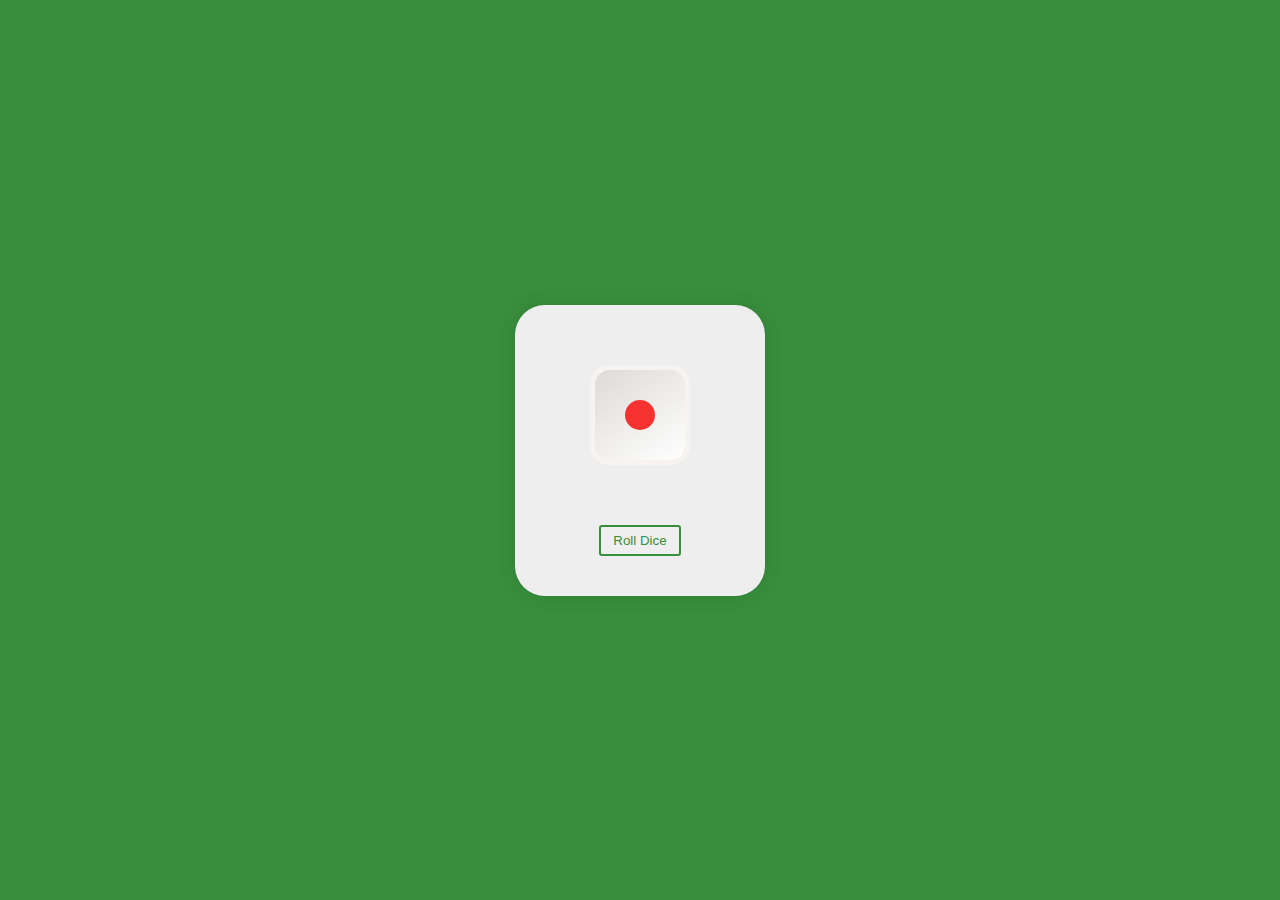
<file: 2-rolling-dice-app/index.html>
<!DOCTYPE html>
<html lang="en">

<head>
    <meta charset="UTF-8">
    <meta http-equiv="X-UA-Compatible" content="IE=edge">
    <meta name="viewport" content="width=device-width, initial-scale=1.0">
    <title>Rolling Dice App | Mazzi</title>
    <link rel="stylesheet" href="style.css">
</head>

<body>
    <div class="container">
        <div class="dice">
            <div class="face front"></div>
            <div class="face back"></div>
            <div class="face top"></div>
            <div class="face bottom"></div>
            <div class="face right"></div>
            <div class="face left"></div>
        </div>
        <button class="roll">
            Roll Dice
        </button>
    </div>

    <script src="index.js"></script>
</body>

</html>
</file>
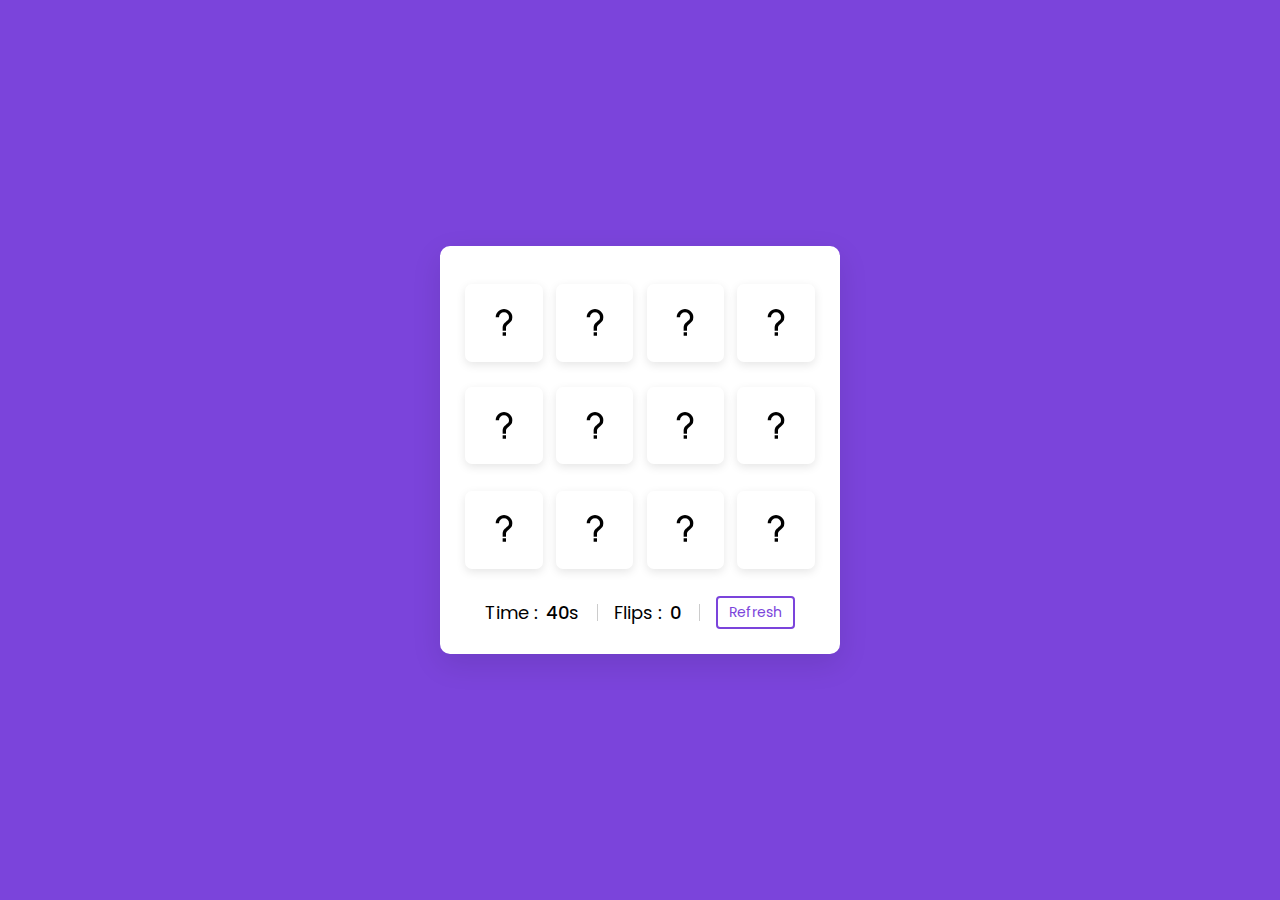
<file: 3-flip-card-game/index.html>
<!DOCTYPE html>
<html lang="en">

<head>
    <meta charset="UTF-8">
    <meta http-equiv="X-UA-Compatible" content="IE=edge">
    <meta name="viewport" content="width=device-width, initial-scale=1.0">
    <title>Flip Card Game | Mazzi</title>
    <link href="style.css" rel="stylesheet">
    <link href='https://unpkg.com/boxicons@2.1.4/css/boxicons.min.css' rel='stylesheet'>
</head>

<body>
    <div class="container">
        <ul class="cards">
            <li class="card">
                <div class="view front-view">
                    <i class="bx bx-question-mark"></i>
                </div>
                <div class="view back-view">
                    <i class="bx bxs-rocket"></i>
                </div>
            </li>
            <li class="card">
                <div class="view front-view">
                    <i class="bx bx-question-mark"></i>
                </div>
                <div class="view back-view">
                    <i class="bx bxs-rocket"></i>
                </div>
            </li>
            <li class="card">
                <div class="view front-view">
                    <i class="bx bx-question-mark"></i>
                </div>
                <div class="view back-view">
                    <i class="bx bxs-lemon"></i>
                </div>
            </li>
            <li class="card">
                <div class="view front-view">
                    <i class="bx bx-question-mark"></i>
                </div>
                <div class="view back-view">
                    <i class="bx bxs-lemon"></i>
                </div>
            </li>
            <li class="card">
                <div class="view front-view">
                    <i class="bx bx-question-mark"></i>
                </div>
                <div class="view back-view">
                    <i class="bx bxs-palette"></i>
                </div>
            </li>
            <li class="card">
                <div class="view front-view">
                    <i class="bx bx-question-mark"></i>
                </div>
                <div class="view back-view">
                    <i class="bx bxs-palette"></i>
                </div>
            </li>
            <li class="card">
                <div class="view front-view">
                    <i class="bx bx-question-mark"></i>
                </div>
                <div class="view back-view">
                    <i class="bx bxs-smile"></i>
                </div>
            </li>
            <li class="card">
                <div class="view front-view">
                    <i class="bx bx-question-mark"></i>
                </div>
                <div class="view back-view">
                    <i class="bx bxs-smile"></i>
                </div>
            </li>
            <li class="card">
                <div class="view front-view">
                    <i class="bx bx-question-mark"></i>
                </div>
                <div class="view back-view">
                    <i class="bx bxs-hot"></i>
                </div>
            </li>
            <li class="card">
                <div class="view front-view">
                    <i class="bx bx-question-mark"></i>
                </div>
                <div class="view back-view">
                    <i class="bx bxs-hot"></i>
                </div>
            </li>
            <li class="card">
                <div class="view front-view">
                    <i class="bx bx-question-mark"></i>
                </div>
                <div class="view back-view">
                    <i class="bx bxs-music"></i>
                </div>
            </li>
            <li class="card">
                <div class="view front-view">
                    <i class="bx bx-question-mark"></i>
                </div>
                <div class="view back-view">
                    <i class="bx bxs-music"></i>
                </div>
            </li>
        </ul>
        <div class="control">
            <p class="time">Time : <span><b>0</b>s</span></p>
            <p class="flips">Flips : <span><b>0</b></span></p>
            <button>Refresh</button>
        </div>
    </div>

    <script src="script.js"></script>
</body>

</html>
</file>
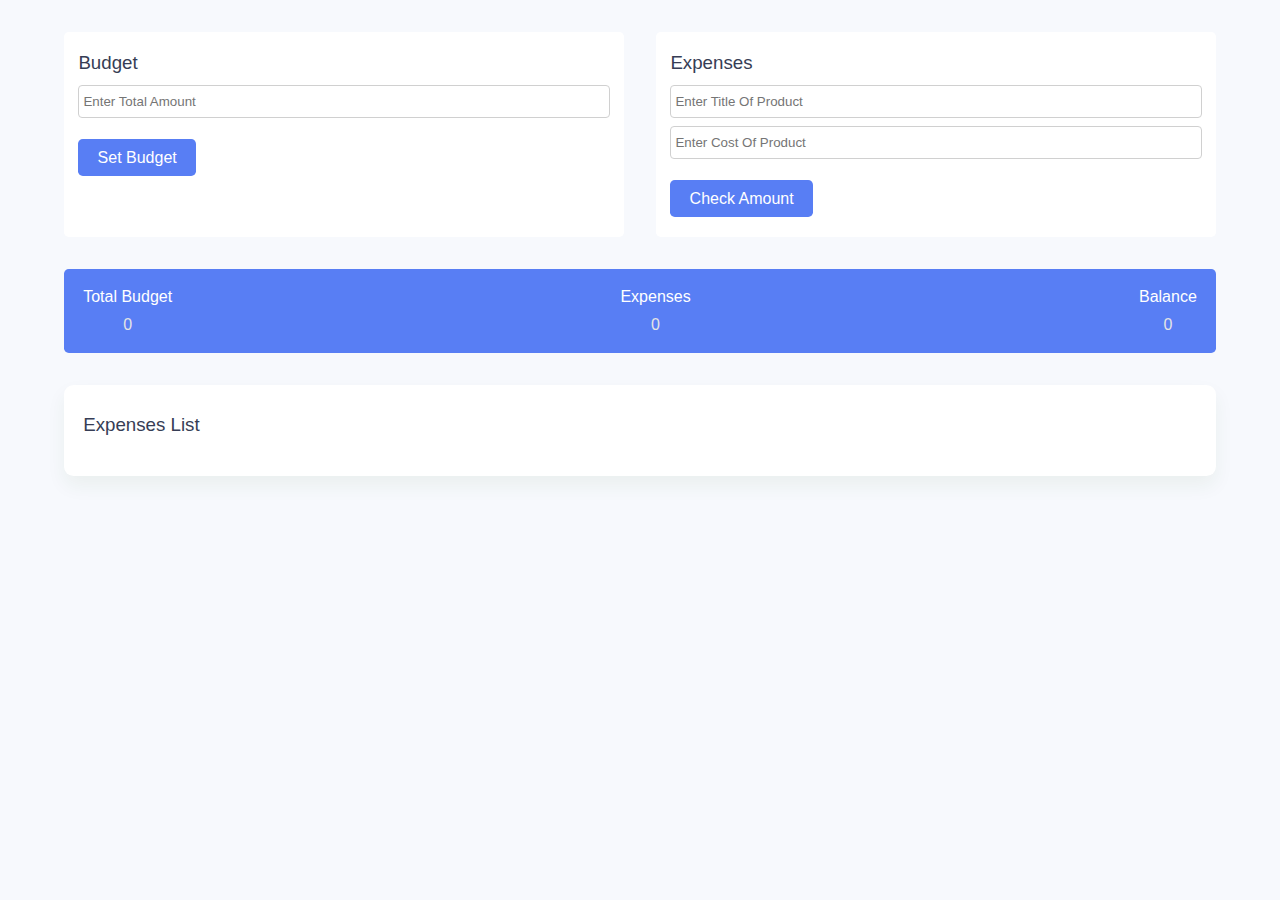
<file: 4-budget-app/index.html>
<!DOCTYPE html>
<html lang="en">

<head>
    <meta charset="UTF-8">
    <meta http-equiv="X-UA-Compatible" content="IE=edge">
    <meta name="viewport" content="width=device-width, initial-scale=1.0">
    <link rel="stylesheet" href="http://cdnjs.cloudflare.com/ajax/libs/font-awesome/6.3.0/css/all.min.css">
    <link rel="stylesheet" href="./style.css">
    <title>Budget App | Mazzi</title>
</head>

<body>
    <div class="wrapper">
        <div class="container">
            <div class="sub-container">
                <div class="total-amount-container">
                    <h3>Budget</h3>
                    <p class="hide error" id="budget-error">
                        Value cannot be empty or negative
                    </p>
                    <input type="number" id="total-amount" placeholder="Enter Total Amount">
                    <button class="submit" id="total-amount-button">
                        Set Budget
                    </button>
                </div>

                <div class="user-amount-container">
                    <h3>Expenses</h3>
                    <p class="hide error" id="product-title-error">
                        Values cannot be empty
                    </p>
                    <input type="text" class="product-title" id="product-title" placeholder="Enter Title Of Product">
                    <input type="number" class="user-amount" placeholder="Enter Cost Of Product">
                    <button class="submit" id="check-amount">Check Amount</button>
                </div>
            </div>

            <div class="output-container flex-space">
                <div>
                    <p>Total Budget</p>
                    <span id="amount">
                        0
                    </span>
                </div>
                <div>
                    <p>Expenses</p>
                    <span id="expenditure-value">
                        0
                    </span>
                </div>
                <div>
                    <p>Balance</p>
                    <span id="balance-amount">
                        0
                    </span>
                </div>
            </div>
        </div>

        <div class="list">
            <h3>Expenses List</h3>
            <div class="list-container" id="list"></div>
        </div>
    </div>

    <script src="./index.js"></script>
</body>

</html>
</file>
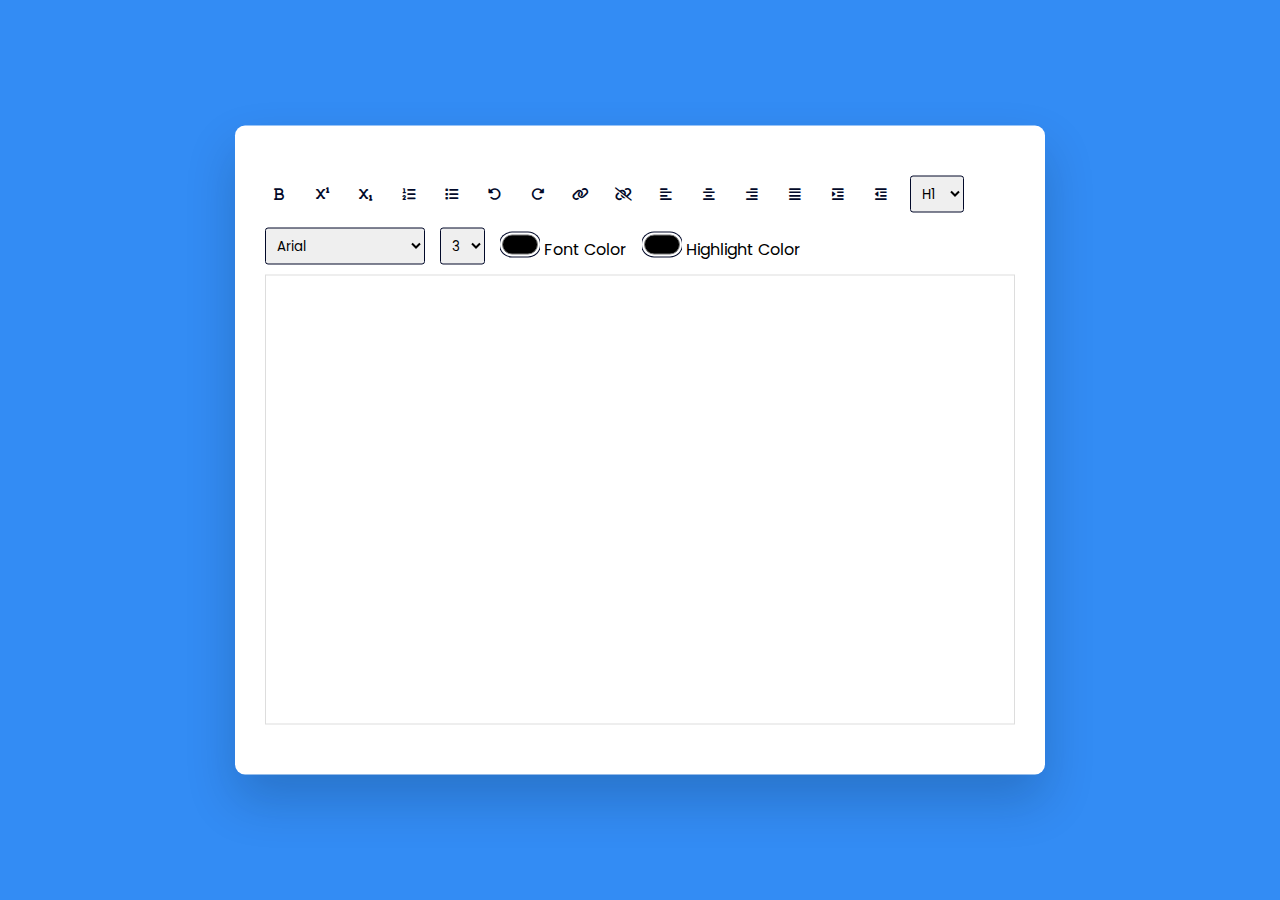
<file: 5-text-editor/index.html>
<!DOCTYPE html>
<html lang='en'>
<head>
  <meta charset='UTF-8'>
  <meta http-equiv='X-UA-Compatible' content='IE=edge'>
  <meta name='viewport' content='width=device-width, initial-scale=1.0'>
  <link rel="stylesheet" href="https://cdnjs.cloudflare.com/ajax/libs/font-awesome/6.2.1/css/all.min.css">
  <link rel='stylesheet' href='style.css'>
  <title>Text Editor | Mazzi</title>
</head>
<body>
  <div class='container'>
    <div class='options'>
      <button id='bold' class='option-button format'>
        <i class='fa-solid fa-bold'></i>
      </button>
      <button id='superscript' class='option-button script'>
        <i class='fa-solid fa-superscript'></i>
      </button>
      <button id='subsciript' class='option-button script'>
        <i class='fa-solid fa-subscript'></i>
      </button>

      <button id='insertOrderList' class='option-button'>
        <i class='fa-solid fa-list-ol'></i>
      </button>
      <button id='insertUnorderList' class='option-button'>
        <i class='fa-solid fa-list'></i>
      </button>

      <button id='undo' class='option-button'>
        <i class='fa-solid fa-rotate-left'></i>
      </button>
      <button id='redo' class='option-button'>
        <i class='fa-solid fa-rotate-right'></i>
      </button>

      <button id='createLink' class='adv-option-button'>
        <i class='fa-solid fa-link'></i>
      </button>
      <button id='unlink' class='option-button'>
        <i class='fa-solid fa-unlink'></i>
      </button>

      <button id='justifyLeft' class='option-button align'>
        <i class='fa-solid fa-align-left'></i>
      </button>
      <button id='justifyCenter' class='option-button align'>
        <i class='fa-solid fa-align-center'></i>
      </button>
      <button id='justifyRight' class='option-button align'>
        <i class='fa-solid fa-align-right'></i>
      </button>
      <button id='justifyFull' class='option-button align'>
        <i class='fa-solid fa-align-justify'></i>
      </button>
      <button id='indent' class='option-button spacing'>
        <i class='fa-solid fa-indent'></i>
      </button>
      <button id='outdent' class='option-button spacing'>
        <i class='fa-solid fa-outdent'></i>
      </button>
      <select id='formatBlock' class='adv-option-button'>
        <option value='H1'>H1</option>
        <option value='H2'>H2</option>
        <option value='H3'>H3</option>
        <option value='H4'>H4</option>
        <option value='H5'>H5</option>
        <option value='H6'>H6</option>
      </select>
      <select id='fontName' class='adv-option-button'></select>
      <select id='fontSize' class='adv-option-button'></select>

      <div class='input-wrapper'>
        <input type='color' id='foreColor' class='adv-option-button'>
        <label for='foreColor'>Font Color</label>
      </div>
      <div class='input-wrapper'>
        <input type='color' id='backColor' class='adv-option-button'>
        <label for='backColor'>Highlight Color</label>
      </div>
    </div>
    <div id='text-input' contenteditable='true'></div>
  </div>

  <script src='index.js'></script>
</body>
</html>
</file>
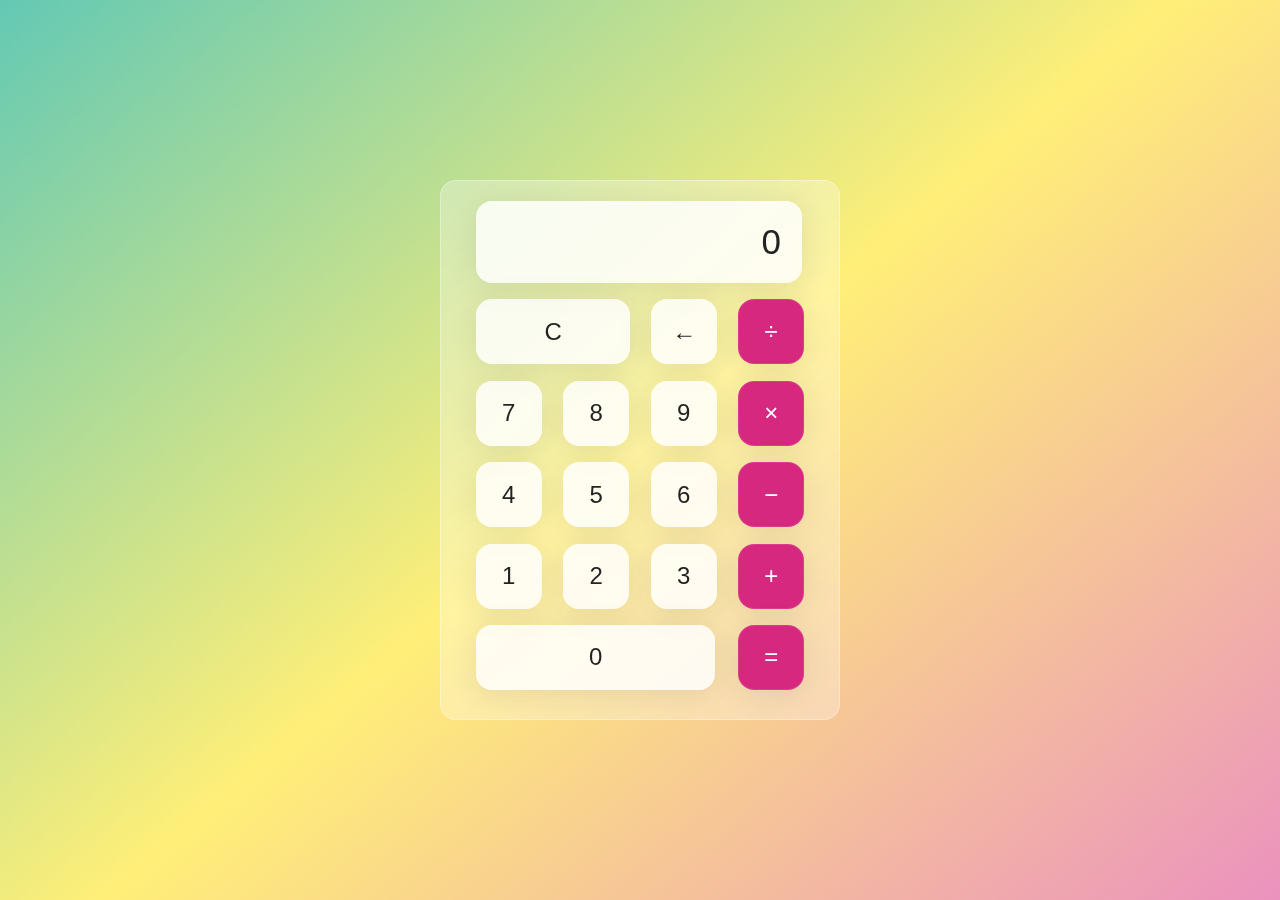
<file: 6-calculator/index.html>
<!DOCTYPE html>
<html lang='en'>
<head>
    <meta charset='UTF-8'>
    <meta http-equiv='X-UA-Compatible' content='IE=edge'>
    <meta name='viewport' content='width=device-width, initial-scale=1.0'>
    <link rel='stylesheet' href='style.css'>
    <title>Calculator | Mazzi</title>
</head>
<body>
    <div class='wrapper'>
        <section class='screen'>
            0
        </section>
        <section class='calc-buttons'>
            <div class='calc-button-row'>
                <button class='calc-button double'>
                    C
                </button>
                <button class='calc-button'>
                    &larr;
                </button>
                <button class='calc-button'>
                    &divide;
                </button>
            </div>
            <div class='calc-button-row'>
                <button class='calc-button'>
                    7
                </button>
                <button class='calc-button'>
                    8
                </button>
                <button class='calc-button'>
                    9
                </button>
                <button class='calc-button'>
                    &times;
                </button>
            </div>
            <div class='calc-button-row'>
                <button class='calc-button'>
                    4
                </button>
                <button class='calc-button'>
                    5
                </button>
                <button class='calc-button'>
                    6
                </button>
                <button class='calc-button'>
                    &minus;
                </button>
            </div>
            <div class='calc-button-row'>
                <button class='calc-button'>
                    1
                </button>
                <button class='calc-button'>
                    2
                </button>
                <button class='calc-button'>
                    3
                </button>
                <button class='calc-button'>
                    &plus;
                </button>
            </div>
            <div class='calc-button-row'>
                <button class='calc-button triple'>
                    0
                </button>
                <button class='calc-button'>
                    &equals;
                </button>
            </div>
        </section>
    </div>

    <script src='script.js'></script>
</body>
</html>
</file>
<file: 2-rolling-dice-app/style.css>
* {
    margin: 0;
    padding: 0;
    border: 0;
    outline: 0;
    box-sizing: border-box;
}

body {
    height: 100vh;
    display: flex;
    align-items: center;
    justify-content: center;
    background-color: #388e3c;
}

.container {
    display: grid;
    place-items: center;
    width: 250px;
    padding: 60px 0 40px;
    border-radius: 30px;
    background-color: #eee;
    box-shadow: 0 0 20px rgba(0, 0, 0, 0.1);
}

.dice {
    position: relative;
    width: 100px;
    height: 100px;
    transform-style: preserve-3d;
    transition: 3s ease;
}

@keyframes rolling {
    50% {
        transform: rotateX(455deg) rotateY(455deg);
    }
}

.face {
    position: absolute;
    width: 100%;
    height: 100%;
    border-radius: 20px;
    border: 5px solid #f6f3f0;
    transform-style: preserve-3d;
    background: linear-gradient(145deg, #dddbd8, #fff);
}

.face::before {
    position: absolute;
    content: '';
    width: 100%;
    height: 100%;
    border-radius: 20px;
    background: #f6f3f0;
    transform: translateZ(-1px);
}

.face::after {
    position: absolute;
    content: '';
    top: 50%;
    left: 50%;
    width: 18px;
    height: 18px;
    border-radius: 50%;
    background: #131210;
}

.front {
    transform: translateZ(50px);
}

.back {
    transform: rotateX(180deg) translateZ(50px);
}

.top {
    transform: rotateX(90deg) translateZ(50px);
}

.bottom {
    transform: rotateX(-90deg) translateZ(50px);
}

.right {
    transform: rotateY(90deg) translateZ(50px);
}

.left {
    transform: rotateY(-90deg) translateZ(50px);
}

.front::after {
    width: 30px;
    height: 30px;
    background: #f63330;
    margin: -15px 0 0 -15px;
}

.back::after {
    margin: -35px 0 0 -30px;
    box-shadow:
        40px 0,
        0 25px,
        40px 25px,
        0 50px,
        40px 50px;
}

.top::after {
    margin: -30px 0 0 -30px;
    box-shadow: 40px 40px;
}

.bottom::after {
    margin: -36px 0 0 -36px;
    box-shadow:
        26px 26px,
        52px 52px,
        52px 0,
        0 52px;
}

.right::after {
    margin: -30px 0 0 -30px;
    box-shadow:
        40px 0,
        0 40px,
        40px 40px;
}

.left::after {
    margin: -35px 0 0 -35px;
    box-shadow:
        25px 25px,
        50px 50px;
}

.roll {
    cursor: pointer;
    color: #388e3c;
    margin-top: 60px;
    padding: 6px 12px;
    border-radius: 3px;
    border: 2px solid #388e3c;
    transition: 0.4s;
}

.roll:hover {
    color: #fff;
    background: #388e3c;
}
</file>
<file: 3-flip-card-game/style.css>
@import url('https://fonts.googleapis.com/css2?family=Poppins:wght@400;500;600;700&display=swap');

* {
    margin: 0;
    padding: 0;
    box-sizing: border-box;
    font-family: 'Poppins', sans-serif;
}

p {
    font-size: 20px;
}

body {
    min-height: 100vh;
    display: flex;
    align-items: center;
    justify-content: center;
    background-color: #7b44db;
}

.container {
    padding: 25px;
    border-radius: 10px;
    background-color: #fff;
    box-shadow: 0 10px 30px rgba(0, 0, 0, 0.1);
}

.cards,
.card,
.view,
.control,
p {
    display: flex;
    align-items: center;
    justify-content: center;
}

.cards {
    width: 350px;
    height: 310px;
    flex-wrap: wrap;
    justify-content: space-between;
}

.cards .card {
    cursor: pointer;
    position: relative;
    perspective: 1000px;
    transform-style: preserve-3d;
    height: calc(100% / 4);
    width: calc(100% / 4 - 10px);
}

.card.shake {
    animation: shake 0.35s ease-in-out;
}

@keyframes shake {

    0%,
    100% {
        transform: translateX(0);
    }

    20% {
        transform: translateX(-13px);
    }

    40% {
        transform: translateX(13px);
    }

    60% {
        transform: translateX(-8px);
    }

    80% {
        transform: translateX(8px);
    }

}

.cards .card .view {
    width: 100%;
    height: 100%;
    user-select: none;
    pointer-events: none;
    position: absolute;
    background-color: #fff;
    border-radius: 7px;
    backface-visibility: hidden;
    transition: transform 0.25s linear;
    box-shadow: 0 3px 10px rgba(0, 0, 0, 0.1);
}

.card .front-view i {
    font-size: 40px;
}

.card .back-view i {
    font-size: 35px;
}

.card .back-view {
    transform: rotateY(-180deg);
}

.card.flip .front-view {
    transform: rotateY(180deg);
}

.card.flip .back-view {
    transform: rotateY(0);
}

.control {
    width: 100%;
    margin-top: 15px;
    padding: 0 20px;
    background-color: #fff;
    border-radius: 7px;
    height: calc(100% / 4 - 30px);
    justify-content: space-between;
}

.control p {
    font-size: 18px;
    height: 17px;
    padding-right: 18px;
    border-right: 1px solid #ccc;
}

.control p span {
    margin-left: 8px;
}

.control p b {
    font-weight: 500;
}

.control button {
    cursor: pointer;
    font-size: 14px;
    color: #7b44db;
    border-radius: 4px;
    padding: 4px 11px;
    background-color: #fff;
    border: 2px solid #7b44db;
    transition: 0.3s ease;
}

.control button:hover {
    color: #fff;
    background-color: #7b44db;
}

::selection {
    color: #fff;
    background-color: #7b44db;
}

@media screen and (max-width: 700px) {
    .cards {
        width: 350px;
        height: 300px;
    }

    .card .front-view i {
        font-size: 40px;
    }

    .card .back-view i {
        font-size: 35px;
    }
}

@media screen and (max-width: 530px) {
    .cards {
        width: 300px;
        height: 260px;
    }

    .card .front-view i {
        font-size: 30px;
    }

    .control {
        margin-top: 10px;
        padding: 0 15px;
        height: calc(100% / 4 - 20px);
    }

    .control p {
        height: 15px;
        font-size: 17px;
        padding-right: 13px;
    }

    .control button {
        font-size: 13px;
        padding: 5px 10px;
        border: none;
        color: #fff;
        background-color: #7b44db;
    }
}
</file>
<file: 4-budget-app/style.css>
@import url('https://fonts.goggleapis.com/css2?family=Poppins:wght@300;400;500;600;700&display=swap');

* {
    margin: 0;
    padding: 0;
    box-sizing: border-box;
    font-family: 'Poppins', sans-serif;
}

body {
    background-color: #f7f9fd;
}

.wrapper {
    width: 90%;
    font-size: 16px;
    max-width: 144em;
    margin: 2em auto;
}

.container {
    width: 100%;
}

.sub-container {
    width: 100%;
    display: grid;
    grid-template-columns: 1fr 1fr;
    gap: 2em;
}

.flex {
    display: flex;
    align-items: center;
}

.flex-space {
    display: flex;
    justify-content: space-between;
    align-items: center;
}

.wrapper h3 {
    color: #363d55;
    font-weight: 500;
    margin-bottom: 0.6em;
}

.container input {
    display: block;
    width: 100%;
    padding: 0.6em 0.3em;
    border: 1px solid #d0d0d0;
    border-radius: 0.3em;
    color: #414a67;
    outline: none;
    font-weight: 400;
    margin-bottom: 0.6em;
}

.container input:focus {
    border-color: #587ef4;
}

.total-amount-container,
.user-amount-container {
    background: #fff;
    padding: 1.25em 0.9em;
    border-radius: 0.3em;
    box-shadow: 0 0.6em 1.2em rbga(28, 0, 80, 0.06);
}

.output-container {
    background: #587ef4;
    color: #fff;
    border-radius: 0.3em;
    box-shadow: 0 0.6em 1.2em rbga(28, 0, 80, 0.06);
    margin: 2em 0;
    padding: 1.2em;
}

.output-container p {
    font-weight: 500;
    margin-bottom: 0.6em;
}

.output-container span {
    display: block;
    text-align: center;
    font-weight: 400;
    color: #e5e5e5;
}

.submit {
    font-size: 1em;
    margin-top: 0.8em;
    background-color: #587ef4;
    border: none;
    outline: none;
    color: #fff;
    padding: 0.6em 1.2em;
    border-radius: 0.3em;
    cursor: pointer;
}

.list {
    background-color: #fff;
    padding: 1.8em 1.2em;
    box-shadow: 0 0.6em 1.2em rgba(28, 80, 0, 0.06);
    border-radius: 0.6em;
}

.submit-content {
    width: 100%;
    border-left: 0.3em solid #587ef4;
    margin-bottom: 0.6em;
    padding: 0.5em 1em;
    display: grid;
    grid-template-columns: 3fr 2fr 1fr 1fr;
}

.product {
    font-weight: 500;
    color: #363d55;
}

.amount {
    color: #414a67;
    margin-left: 20%;
}

.icons-container {
    width: 5em;
    margin: 1.2em;
    align-items: center;
}

.product-title {
    margin-bottom: 1em;
}

.hide {
    display: none;
}

.error {
    color: #ff465a;
}

.edit {
    margin-left: auto;
}

.edit,
.delete {
    background-color: transparent;
    cursor: pointer;
    margin-right: 1.5em;
    border: none;
    color: #587ef4;
}

@media screen and (max-width:600px) {
    .wrapper {
        font-size: 14px;
    }

    .sub-container {
        grid-template-columns: 1fr;
        gap: 1em;
    }
}
</file>
<file: 5-text-editor/style.css>
@import url('https://fonts.googleapis.com/css2?family=Poppins:wght@300;400;500;600;700&display=swap');

* {
    margin: 0;
    padding: 0;
    box-sizing: border-box;
}

body {
    background-color: #338cf4;
}

.container {
    background-color: #fff;
    width: 90vmin;
    padding: 50px 30px;
    position: absolute;
    transform: translate(-50%, -50%);
    left: 50%;
    top: 50%;
    border-radius: 10px;
    box-shadow: 0 25px 50px rgba(7, 20, 35, 0.2);
}

.options {
    display: flex;
    flex-wrap: wrap;
    align-items: center;
    gap: 15px;
}

button {
    width: 28px;
    height: 28px;
    display: grid;
    place-items: center;
    border-radius: 3px;
    border: none;
    background-color: #fff;
    outline: none;
    color: #020929;
    cursor: pointer;
}

select {
    padding: 7px;
    border: 1px solid #020929;
    border-radius: 3px;
    cursor: pointer;
}

.options label,
.options select {
    font-family: 'Poppins', sans-serif;
}

input[type='color'] {
    -webkit-appearance: none;
    -moz-appearance: none;
    appearance: none;
    background-color: transparent;
    width: 40px;
    height: 28px;
    border: none;
    cursor: pointer;
}

input[type='color']::-webkit-color-swatch {
    border-radius: 15px;
    box-shadow: 0 0 0 2px #fff, 0 0 0 3px #020929;
}

input[type='color']::-moz-color-swatch {
    border-radius: 15px;
    box-shadow: 0 0 0 2px #fff, 0 0 0 3px #020929;
}

#text-input {
    margin-top: 10px;
    border: 1px solid #ddd;
    padding: 20px;
    height: 50vh;
}

.active {
    background-color: #e0e9ff;
}
</file>
<file: 6-calculator/style.css>
html {
    height: 100%;
    box-sizing: border-box;
}

*,
*::before,
*::after {
    margin: 0;
    padding: 0;
    box-sizing: border-box;
}

body {
    height: inherit;
    display: flex;
    align-items: center;
    justify-content: center;
    background: linear-gradient(320deg, #eb92be, #ffef78, #63c9b4);
    font-family: 'Dosis', sans-serif;
    font-display: swap;
}

.wrapper {
    backdrop-filter: blur(5.5px);
    -webkit-backdrop-filter: blur(5.5px);
    border-radius: 16px;
    box-shadow: 0 4ox 30ox rgba(35, 35, 35, 0.1);
    backdrop-filter: blur(4px);
    -webkit-backdrop-filter: blur(4px);
    background: rgba(255, 255, 255, 0.30);
    border: 1px solid rgba(255, 255, 255, 0.34);
    flex-basis: 400px;
    height: 540px;
    padding: 20px 35px;
}

.screen {
    backdrop-filter: blur(5.5px);
    -webkit-backdrop-filter: blur(5.5px);
    background: rgba(255, 255, 255, 0.75);
    border: 1px solid rgba(255, 255, 255, 0.01);
    border-radius: 16px;
    box-shadow: 0 4px 30px rgba(35, 35, 35, 0.1);
    color: #232323;
    font-size: 35px;
    overflow: hidden;
    padding: 20px;
    text-align: right;
    width: 326px;
}

.calc-button-row {
    display: flex;
    justify-content: space-between;
    margin: 5% 0;
}

.calc-button {
    backdrop-filter: blur(5.5px);
    -webkit-backdrop-filter: blur(5.5px);
    background: rgba(255, 255, 255, 0.75);
    border: 1px solid rgba(255, 255, 255, 0.1);
    border-radius: 16px;
    box-shadow: 0 4px 30px rgba(35, 35, 35, 0.1);
    color: #232323;
    flex-basis: 20%;
    font-family: inherit;
    font-size: 24px;
    height: 65px;
}

.calc-button:last-child {
    backdrop-filter: blur(5.5px);
    -webkit-backdrop-filter: blur(5.5px);
    background: rgba(255, 255, 255, 0.75);
    border: 1px solid rgba(255, 255, 255, 0.1);
    border-radius: 16px;
    box-shadow: 0 4px 30px rgba(35, 35, 35, 0.1);
    color: #fff;
    background: #d72880;
}

.calc-button:last-child:hover {
    background-color: inherit;
    color: inherit;
}

.calc-button:hover {
    background-color: inherit;
}

.calc-button:active {
    background-color: #ffef78;
}

.double {
    flex-basis: 47%;
}

.triple {
    flex-basis: 73%;
}
</file>
